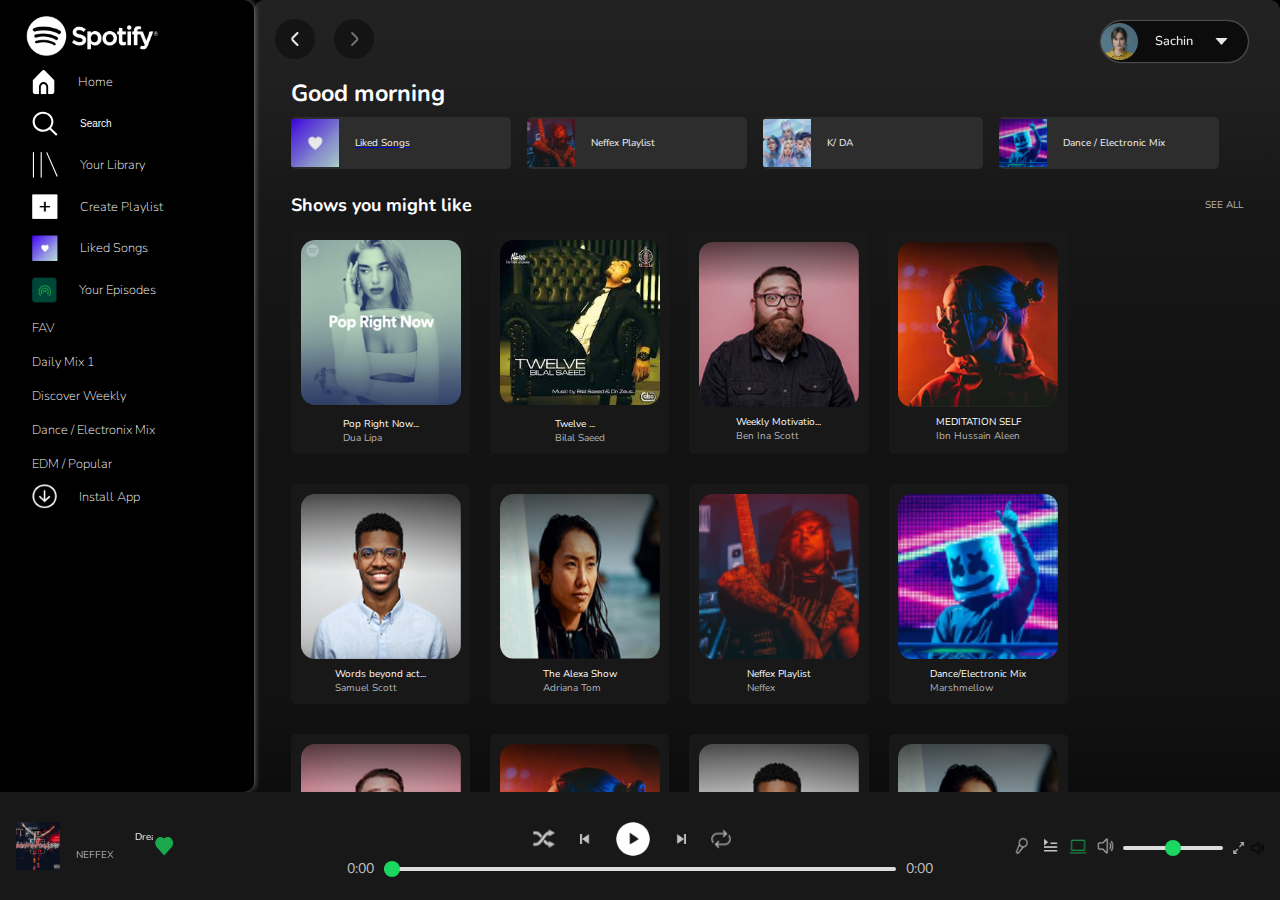
<file: index.html>
<!DOCTYPE html>
<html lang="en">

<head>
    <meta charset="UTF-8">
    <meta name="viewport" content="width=device-width, initial-scale=1.0">
    <title>Spotify Clone</title>
    <!-- CSS -->
    <link rel="stylesheet" href="style.css">
    <!-- Website Icon -->
    <link rel="shortcut icon" href="./assets/spotify-icon.png" type="image/x-icon">
    <!-- Font link -->
    <link rel="preconnect" href="https://fonts.googleapis.com" />
    <link rel="preconnect" href="https://fonts.gstatic.com" crossorigin />
    <link href="https://fonts.googleapis.com/css2?family=Nunito:wght@300;400;700&display=swap" rel="stylesheet" />
    <!-- All Img Paths -->
    <!-- <base href="assets/"> -->
</head>

<body>
    <div class="container">
        <!-- Left Section -->
        <div class="sidebar">
            <!-- Spotify=logo -->
            <img class="logo" id="glogo" src="./assets/Spotify-logo.png" alt="logo">
            <!-- sidebar-content section -->
            <!-- menu-section -->
            <ul class="menu">
                <li id="home">
                    <img src="./assets/home.svg" alt="home">
                    <a href="#">Home</a>
                </li>
                <li>
                    <img src="./assets/search.svg" alt="Search">
                    <a href="#"><input type="text" placeholder="Search" id="Search-bar" /></a>
                </li>
                <li>
                    <img src="./assets/library.svg" alt="Library">
                    <a href="#">Your Library</a>
                </li>

                <li id="list2">
                    <img src="./assets/plus (1).png" alt="plus">
                    <a href="playlist.html">Create Playlist</a>
                </li>
                <li id="list2">
                    <img src="./assets/purpleheart (1).png" alt="purpleheart">
                    <a href="playlist.html">Liked Songs</a>
                </li>
                <li id="list2">
                    <img src="./assets/hotspot (1).png" alt="hotspot">
                    <a href="#">Your Episodes</a>
                </li>
                <!-- list-section -->
                <li id="list3"><a href="#">FAV</a></li>
                <li id="list3"><a href="#">Daily Mix 1</a></li>
                <li id="list3"><a href="#">Discover Weekly</a></li>
                <li id="list3"><a href="#">Dance / Electronix Mix</a></li>
                <li id="list3"><a href="#">EDM / Popular</a></li>
                <!-- install-section -->
                <li id="list4">
                    <img src="./assets/download (1).png" alt="download">
                    <a href="#">Install App</a>
                </li>
            </ul>
        </div>
        <!-- Right-main -->
        <div class="right-main">
            <!-- main-top-header Section -->
            <section id="main-top-header">
                <div class="top-header">
                    <div class="nav-btn">
                        <img id="btn" src="./assets/backward (1).png" style="margin-right: 1rem;" alt="backward">

                        <a href="playlist.html"><img id="btn" src="./assets/forward (1).png" alt="forward"></a>
                    </div>
                    <div class="profile">
                        <img src="./assets/profile.png" alt="profile">
                        <p>Sachin</p>
                        <img id="btn" src="./assets/down (1).png" style="margin-right: 1rem;" alt="down">
                    </div>
                </div>
            </section>

            <!-- greeting section -->
            <section id="greeting">
                <div class="greeting">
                    <h3>Good morning</h3>
                </div>
            </section>

            <!-- t-playlist section-->
            <section id="t-playlist">
                <div class="title-playlist">
                    <div class="playlist">
                        <img style="height: 3rem;" src="./assets/Purple-big (1).png" alt="Purple-big">
                        <a href="play">
                            <div class="col-flex">
                                <p>Liked Songs</p>
                            </div>
                        </a>
                    </div>
                    <div class="playlist">
                        <img style="height: 3rem;" src="./assets/man.png" alt="man">
                        <div class="col-flex">
                            <p>Neffex Playlist</p>
                        </div>
                    </div>
                    <div class="playlist">
                        <img style="height: 3rem;" src="./assets/KDA (2).png" alt="KDA">
                        <div class="col-flex">
                            <p>K/ DA</p>
                        </div>
                    </div>
                    <div class="playlist">
                        <img style="height: 3rem;" src="./assets/marshmellow.png" alt="marshmellow">
                        <div class="col-flex">
                            <p>Dance / Electronic Mix</p>
                        </div>
                    </div>
                </div>

                <!--playlist-albums section  -->
                <section id="playlist-albums">
                    <div class="list-heading">
                        <h4>Shows you might like</h4>
                        <p style="margin-right: 2rem; color: #B3B3B3; font-size: 10px;">SEE ALL</p>
                    </div>
                    <div class="albums">
                        <div class="music-card">
                            <a href="playlist.html"><img src="./assets/dualipa.png" alt="dualipa"></a>
                            <div class="text">
                                <p>Pop Right Now...</p>
                                <p id="muted">Dua Lipa</p>
                            </div>
                        </div>
                        <div class="music-card">
                            <a href="#"><img src="./assets/12number (2).jfif" alt="12number"></a>
                            <div class="text">
                                <p>Twelve ...</p>
                                <p id="muted">Bilal Saeed</p>
                            </div>
                        </div>
                        <div class="music-card">
                            <img src="./assets/rectangle21.png" alt="rectangle21">
                            <div class="text">
                                <p>Weekly Motivatio...</p>
                                <p id="muted">Ben Ina Scott</p>
                            </div>
                        </div>
                        <div class="music-card">
                            <img src="./assets/rectangle22.png" alt="rectangle22">
                            <div class="text">
                                <p>MEDITATION SELF</p>
                                <p id="muted">Ibn Hussain Aleen</p>
                            </div>
                        </div>
                        <div class="music-card">
                            <img src="./assets/rectangle23.png" alt="rectangle23">
                            <div class="text">
                                <p>Words beyond act...</p>
                                <p id="muted">Samuel Scott</p>
                            </div>
                        </div>
                        <div class="music-card">
                            <img src="./assets/rectangle16.png" alt="rectangle16">
                            <div class="text">
                                <p>The Alexa Show</p>
                                <p id="muted">Adriana Tom</p>
                            </div>
                        </div>
                        <div class="music-card">
                            <img src="./assets/man.png" alt="man">
                            <div class="text">
                                <p>Neffex Playlist</p>
                                <p id="muted">Neffex</p>
                            </div>
                        </div>
                        <div class="music-card">
                            <img src="./assets/marshmellow.png" alt="marshmellow">
                            <div class="text">
                                <p>Dance/Electronic Mix</p>
                                <p id="muted">Marshmellow</p>
                            </div>
                        </div>
                        <div class="music-card">
                            <img src="./assets/rectangle21.png" alt="rectangle21">
                            <div class="text">
                                <p>Weekly Motivatio...</p>
                                <p id="muted">Ben Ina Scott</p>
                            </div>
                        </div>
                        <div class="music-card">
                            <img src="./assets/rectangle22.png" alt="rectangle22">
                            <div class="text">
                                <p>MEDITATION SELF</p>
                                <p id="muted">Ibn Hussain Aleen</p>
                            </div>
                        </div>
                        <div class="music-card">
                            <img src="./assets/rectangle23.png" alt="rectangle23">
                            <div class="text">
                                <p>Words beyond act...</p>
                                <p id="muted">Samuel Scott</p>
                            </div>
                        </div>
                        <div class="music-card">
                            <img src="./assets/rectangle16.png" alt="rectangle16">
                            <div class="text">
                                <p>The Alexa Show</p>
                                <p id="muted">Adriana Tom</p>
                            </div>
                        </div>
                    </div>
                </section>
            </section>
            <br>
        </div>
        <!-- Right-main/ -->

        <!-- Footer -->
        <div class="footer-music-player">

            <div class="current-play">
                <img class="music-art" style="height: 3rem;" src="./assets/playing-img.png" alt="playing">
                <div class="col-flex">
                    <marquee behavior="" scrollamount="4">
                        <p style="color: #FFF;">Dreaming On</p>
                    </marquee>
                    <p style="color: #B3B3B3;">NEFFEX</p>
                </div>
                <img id="green_heart" src="./assets/gheart.svg" alt="green_heart">
            </div>

            <div class="player-center">

                <div class="player-controls">
                    <img id="btn" style="height: 1.6rem; margin-right: 1rem;" src="./assets/shuffle (1).png" />
                    <img id="btn" style="height: 1.5rem; margin-right: 1rem;" src="./assets/previous (1).png" />
                    <img id="btn" style="height: 2.5rem; margin-right: 1rem" src="./assets/gridicons_play (1).png" />
                    <img id="btn" style="height: 1.5rem; margin-right: 1rem;" src="./assets/next (1).png" />
                    <img id="btn" style="height: 1.5rem; margin-right: 1rem;" src="./assets/loop (1).png" />
                </div>
                <div class="player-timeline">
                    <span class="current-time">0:00</span>
                    <input type="range" class="timeline-slider" min="0" max="100" step="1" value="0" />
                    <span class="total-time">0:00</span>
                </div>
            </div>

            <div class="volume-controls">
                <img id="btn" src="./assets/microphone (1).png" style="height: 1.3rem; margin-right: 0.3rem;"
                    alt="microphone" />
                <img id="btn" src="./assets/query-queue (1).png"
                    style="height: 1.5rem; width: 1.5rem; margin-top: -0.2rem; margin-right: 0.5rem;"
                    alt="query-queue" />
                <img id="btn" src="./assets/carbon_laptop (1).png" style="height: 1.3rem; margin-right: 0.5rem;"
                    alt="carbon_laptop" />
                <img id="btn" src="./assets/speaker-white.png" style="height: 1.3rem; margin-right: 0.5rem;"
                    alt="speaker-white" />
                <!-- <img src="volume-bar.png" style="height: 1rem; margin-right: 1rem; opacity: 0.8" alt="Fullscreen" /> -->
                <input type="range" class="volume-slider" min="0" max="100" step="1" value="50" />
                <img id="btn" src="./assets/strech-speaker.png"
                    style="height: 1rem; margin-top: 0.3rem; margin-left: 0.5rem;" alt="strech-speaker" />
            </div>
        </div>
        <!-- Footer/ -->
    </div>
</body>

</html>
</file>
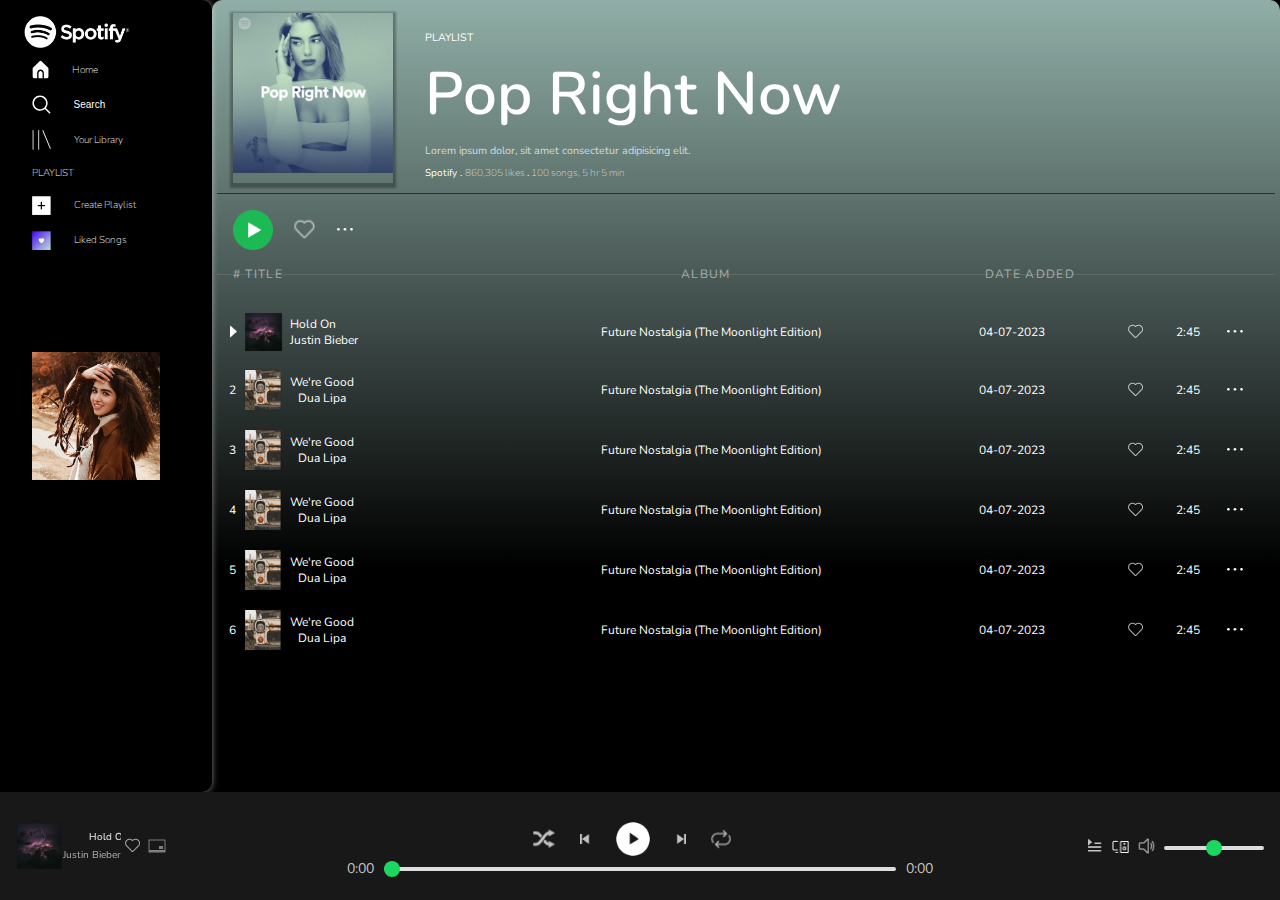
<file: playlist.html>
<!DOCTYPE html>
<html lang="en">

<head>
    <meta charset="UTF-8">
    <meta name="viewport" content="width=device-width, initial-scale=1.0">
    <title>Playlist</title>
    <!-- CSS -->
    <link rel="stylesheet" href="playlist.css">
    <!-- Website Icon -->
    <link rel="shortcut icon" href="./assets/spotify-icon.png" type="image/x-icon">
    <!-- Font link -->
    <link rel="preconnect" href="https://fonts.googleapis.com" />
    <link rel="preconnect" href="https://fonts.gstatic.com" crossorigin />
    <link href="https://fonts.googleapis.com/css2?family=Nunito:wght@300;400;700&display=swap" rel="stylesheet" />
</head>

<body>
    <div class="container">
        <div class="sidebar">
            <!-- Spotify=logo -->
            <img class="logo" id="glogo" src="./assets/Spotify-logo.png" alt="logo">
            <!-- sidebar-content section -->
            <!-- menu-section -->
            <ul class="menu">
                <li id="home">
                    <img src="./assets/home.svg" alt="home">
                    <a href="index.html">Home</a>
                </li>
                <li>
                    <img src="./assets/search.svg" alt="Search">
                    <a href="#"><input type="text" placeholder="Search" id="Search-bar" /></a>
                </li>
                <li>
                    <img src="./assets/library.svg" alt="Library">
                    <a href="#">Your Library</a>
                </li>
                <li class="p-text">PLAYLIST</li>
                <li id="list2">
                    <img src="./assets/plus (1).png" alt="plus">
                    <a href="#">Create Playlist</a>
                </li>
                <li id="list2">
                    <img src="./assets/purpleheart (1).png" alt="purpleheart">
                    <a href="playlist.html">Liked Songs</a>
                </li>

                <br>
            </ul>
            <img id="albumart" src="./assets/albumart.png" alt="albumart">
        </div>
        <div class="right-main">
            <div class="top-banner">
                <div class="pop-img">
                    <img src="./assets/dualipa.png" alt="dualipa" style="width: 10rem; height: 10rem;">
                </div>
                <div class="pop-text">
                    <h6 style="font-weight: 400;">PLAYLIST</h6>
                    <h1 style="font-size: 60px; font-weight: 600;">Pop Right Now</h1>
                    <h6 style="font-style: normal; font-weight: 400; opacity: 0.699999988079071;">Lorem ipsum dolor, sit
                        amet consectetur adipisicing elit.</h6>
                    <span style="font-size: 10px; font-weight: 200;"><b>Spotify . </b><span
                            style="opacity: 0.699999988079071;">860,305 likes </span><b>.</b> <span
                            style="opacity: 0.699999988079071;">100 songs, 5 hr 5 min</span></span>
                </div>
            </div>
            <div class="icons">
                <img id="btn" src="./assets/play (1).png" style="height: 2.5rem;" alt="gplay">
                <img id="btn" src="./assets/heart (1).png" style="height: 2rem;" alt="heart">
                <img id="btn" src="./assets/three-dot.png" style="height: 0.2rem;" alt="three-dot">
            </div>
            <div class="inline-text">
                <div class="border"></div>
                <div class="text">
                    <div class="light-text"># TITLE</div>
                    <div class="light-text" style="margin-left: 9rem;">ALBUM</div>
                    <div class="light-text" style="margin-right: 12.5rem;">DATE ADDED</div>
                </div>
            </div>
            <!--table-list -->
            <div class="table-list">
                <table class="custom-table">
                    <tr>
                        <td>
                            <img src="./assets/playbtn.png" style="margin-left: -0.5rem" alt="playbtn">
                            <img src="./assets/rectangle9.png" style="height: 2.5rem; margin-left: -0.5rem;"
                                alt="SongImage">
                            <div class="songdetails">
                                <div class="songname">Hold On</div>
                                <div class="author">Justin Bieber</div>
                            </div>
                        </td>
                        <td>Future Nostalgia (The Moonlight Edition)</td>
                        <td>04-07-2023</td>
                        <td>
                            <div class="moreMenu">
                                <img src="./assets/heart (1).png" alt="LikeSong">
                                <p>2:45</p>
                                <img class="three-dot" src="./assets/three-dot.png" alt="More-Options">
                            </div>
                        </td>
                    </tr>
                    <tr>
                        <td>
                            <p>2</p>
                            <img src="./assets/list-img.png" alt="SongImage">
                            <div class="songdetails">
                                <div class="songname">We're Good</div>
                                <div class="author">Dua Lipa</div>
                            </div>
                        </td>
                        <td>Future Nostalgia (The Moonlight Edition)</td>
                        <td>04-07-2023</td>
                        <td>
                            <div class="moreMenu">
                                <img src="./assets/heart (1).png" alt="LikeSong">
                                <p>2:45</p>
                                <img class="three-dot" src="./assets/three-dot.png" alt="More-Options">
                            </div>
                        </td>
                    </tr>
                    <tr>
                        <td>
                            <p>3</p>
                            <img src="./assets/list-img.png" alt="SongImage">
                            <div class="songdetails">
                                <div class="songname">We're Good</div>
                                <div class="author">Dua Lipa</div>
                            </div>
                        </td>
                        <td>Future Nostalgia (The Moonlight Edition)</td>
                        <td>04-07-2023</td>
                        <td>
                            <div class="moreMenu">
                                <img src="./assets/heart (1).png" alt="LikeSong">
                                <p>2:45</p>
                                <img class="three-dot" src="./assets/three-dot.png" alt="More-Options">
                            </div>
                        </td>
                    </tr>
                    <tr>
                        <td>
                            <p>4</p>
                            <img src="./assets/list-img.png" alt="SongImage">
                            <div class="songdetails">
                                <div class="songname">We're Good</div>
                                <div class="author">Dua Lipa</div>
                            </div>
                        </td>
                        <td>Future Nostalgia (The Moonlight Edition)</td>
                        <td>04-07-2023</td>
                        <td>
                            <div class="moreMenu">
                                <img src="./assets/heart (1).png" alt="LikeSong">
                                <p>2:45</p>
                                <img class="three-dot" src="./assets/three-dot.png" alt="More-Options">
                            </div>
                        </td>
                    </tr>
                    <tr>
                        <td>
                            <p>5</p>
                            <img src="./assets/list-img.png" alt="SongImage">
                            <div class="songdetails">
                                <div class="songname">We're Good</div>
                                <div class="author">Dua Lipa</div>
                            </div>
                        </td>
                        <td>Future Nostalgia (The Moonlight Edition)</td>
                        <td>04-07-2023</td>
                        <td>
                            <div class="moreMenu">
                                <img src="./assets/heart (1).png" alt="LikeSong">
                                <p>2:45</p>
                                <img class="three-dot" src="./assets/three-dot.png" alt="More-Options">
                            </div>
                        </td>
                    </tr>
                    <tr>
                        <td>
                            <p>6</p>
                            <img src="./assets/list-img.png" alt="SongImage">
                            <div class="songdetails">
                                <div class="songname">We're Good</div>
                                <div class="author">Dua Lipa</div>
                            </div>
                        </td>
                        <td>Future Nostalgia (The Moonlight Edition)</td>
                        <td>04-07-2023</td>
                        <td>
                            <div class="moreMenu">
                                <img src="./assets/heart (1).png" alt="LikeSong">
                                <p>2:45</p>
                                <img class="three-dot" src="./assets/three-dot.png" alt="More-Options">
                            </div>
                        </td>
                    </tr>
                    <tr>
                        <td>
                            <p>7</p>
                            <img src="./assets/list-img.png" alt="SongImage">
                            <div class="songdetails">
                                <div class="songname">We're Good</div>
                                <div class="author">Dua Lipa</div>
                            </div>
                        </td>
                        <td>Future Nostalgia (The Moonlight Edition)</td>
                        <td>04-07-2023</td>
                        <td>
                            <div class="moreMenu">
                                <img src="./assets/heart (1).png" alt="LikeSong">
                                <p>2:45</p>
                                <img class="three-dot" src="./assets/three-dot.png" alt="More-Options">
                            </div>
                        </td>
                    </tr>
                    <tr>
                        <td>
                            <p>8</p>
                            <img src="./assets/list-img.png" alt="SongImage">
                            <div class="songdetails">
                                <div class="songname">We're Good</div>
                                <div class="author">Dua Lipa</div>
                            </div>
                        </td>
                        <td>Future Nostalgia (The Moonlight Edition)</td>
                        <td>04-07-2023</td>
                        <td>
                            <div class="moreMenu">
                                <img src="./assets/heart (1).png" alt="LikeSong">
                                <p>2:45</p>
                                <img class="three-dot" src="./assets/three-dot.png" alt="More-Options">
                            </div>
                        </td>
                    </tr>
                    <br>
                </table>
            </div>

        </div>


        <!-- Footer -->
        <div class="footer-music-player">

            <div class="current-play">
                <img class="music-art" style="height: 3rem;" src="./assets/rectangle9.png" alt="playing">
                <div class="col-flex">
                    <marquee behavior="" scrollamount="4">
                        <p style="color: #FFF;">Hold On</p>
                    </marquee>
                    <p style="color: #B3B3B3;">Justin Bieber</p>
                </div>
                <img id="icon-hover" src="./assets/heart (1).png" alt="heart">
                <img id="icon-hover" src="./assets/pip (1).png" alt="pip">
            </div>

            <div class="player-center">

                <div class="player-controls">
                    <img id="btn" style="height: 1.6rem; margin-right: 1rem;" src="./assets/shuffle (1).png" />
                    <img id="btn" style="height: 1.5rem; margin-right: 1rem;" src="./assets/previous (1).png" />
                    <img id="btn" style="height: 2.5rem; margin-right: 1rem" src="./assets/gridicons_play (1).png" />
                    <img id="btn" style="height: 1.5rem; margin-right: 1rem;" src="./assets/next (1).png" />
                    <img id="btn" style="height: 1.5rem; margin-right: 1rem;" src="./assets/loop (1).png" />
                </div>
                <div class="player-timeline">
                    <span class="current-time">0:00</span>
                    <input type="range" class="timeline-slider" min="0" max="100" step="1" value="0" />
                    <span class="total-time">0:00</span>
                </div>
            </div>

            <div class="volume-controls">
                <img id="btn" src="./assets/query-queue (1).png"
                    style="height: 1.5rem; width: 1.5rem; margin-top: -0.2rem; margin-right: 0.5rem;"
                    alt="query-queue" />
                <img id="btn" src="./assets/idk (1).png"
                    style="height: 0.8rem; margin-top: 0.3rem; margin-right: 0.5rem;" alt="idk" />
                <img id="btn" src="./assets/speaker-white.png" style="height: 1.3rem; margin-right: 0.5rem;"
                    alt="speaker-white" />
                <input type="range" class="volume-slider" min="0" max="100" step="1" value="50" />
            </div>
        </div>
    </div>
</body>

</html>
</file>
<file: style.css>
* {
    margin: 0;
    padding: 0;
    box-sizing: border-box !important;
}

body,
html {
    height: 100%;
    margin: 0rem;
    display: flex !important;
    flex-direction: column !important;
    overflow: hidden !important;
    font-family: "Nunito", sans-serif !important;
    color: white;
    background: black;
}

.container {
    display: flex;
    flex: 1;
    height: 98vh;
    overflow: hidden;
}

/* Sidebar */
.sidebar {
    flex: 0.20;
    position: relative;
    overflow: hidden;
    /* overflow-y: scroll; */
    width: 20%;
    height: 88vh;
    background-color: #000;
    border-radius: 0 10px 10px 0;
    box-shadow: 0 0 6px rgba(255, 255, 255, 0.5);
    font-size: 0.8rem;
    font-weight: 200;
    line-height: normal;
}

.logo {
    position: relative;
    top: 1rem;
    left: 1.6rem;
    height: 2.5rem;
}

input {
    outline: none;
    border: none;
    display: block;
    background: black;
    overflow: visible;
    color: white;
    font-size: 10px;
    width: 6rem;
}

input::placeholder {
    color: white;
    font-weight: 400;
}

.sidebar .menu {
    position: relative;
    width: 100%;
    top: 1rem;
}

.sidebar .menu li a {
    color: white;
    text-decoration: none;
}


.sidebar .menu li {
    padding: 0.5rem 2rem;
    display: flex;
    justify-content: flex-start;
    align-items: center;
    transition: all 0.3s ease;
}

.sidebar .menu li:hover {
    width: 100%;
    height: 2.5rem;
    border-radius: 6px;
    background: #282828;
    cursor: pointer;
}

#list4 {
    margin-top: -0.3rem;
}

.sidebar .menu img {
    height: 1.6rem;
    margin-right: 1.4rem;
}

/* ------------------------------------------------------------------------- */

/* Right main */
.right-main {
    flex: 0.8;
    width: 80vw;
    height: 90vh;
    border-radius: 10px;
    padding: 5px;
    overflow-y: scroll;
    background: linear-gradient(180deg, #222 0%, #1F1F1F 11.64%, #171717 25.66%, #161616 32.94%, #151515 35.98%, #131313 44.89%, #121212 55.22%, #121212 75.34%, #121212 85.45%, rgba(18, 18, 18, 0.00) 125%);
}

.right-main::-webkit-scrollbar {
    display: none;
}

.top-header {
    position: fixed;
    display: flex;
    align-items: center;
    justify-content: space-between;
    opacity: 0.9;
    /* font-size: 10px; */
    font-size: 0.8rem;
    font-weight: 500;
    cursor: pointer;
    margin: 1rem;
    width: 76%;
    height: 40px;
    transition: all 0.5s ease;
}

.top-header #btn:hover {
    scale: 1.1;
    border-radius: 50%;
    /* transition: all 1s ease-in-out 0s; */
    box-shadow: 0px 0px 8px rgb(214, 211, 211);
}

.profile {
    display: flex;
    align-items: center;
    justify-content: space-between;
    width: 147px;
    height: 41px;
    border-radius: 35px;
    background: #0A0A0A;
    color: #FFF;
    box-shadow: 0px 0px 2px rgb(214, 211, 211);
}

.greeting {
    display: flex;
    justify-content: start;
    width: 200px;
    height: 40px;
    margin-left: 2rem;
    margin-top: 4.5rem;
    color: #FFF;
    font-size: 20px;
    font-style: normal;
    font-weight: 600;
    line-height: normal;
}

.title-playlist {
    display: flex;
    flex-wrap: wrap;
    flex-direction: row;
    gap: 1rem;
    margin-left: 2rem;
    margin-right: 1rem;
}

.playlist {
    display: flex;
    align-items: center;
    width: 220px;
    height: 52px;
    border-radius: 5px;
    background: #303030;
    opacity: 0.9;
    cursor: pointer;
    transition: all 0.5s ease;
}

.playlist:hover {
    scale: 1.1;
    /* transition: all 1s ease-in-out 0s; */
    box-shadow: 0px 0px 8px rgb(55, 54, 54);
}

.col-flex p {
    margin-left: 1rem;
    padding-right: 1rem;
    font-size: 10px;
    font-weight: 500;
    color: #FFF;
    text-align: justify;
}

.list-heading {
    display: flex;
    align-items: center;
    justify-content: space-between;
    height: 40px;
    margin-top: 1rem;
    margin-left: 2rem;
    color: #FFF;
    font-size: 18px;
    font-weight: 400;
}

/* Albums */
.albums {
    display: flex;
    flex-wrap: wrap;
    gap: 20px;
    overflow-y: auto;
    margin-left: 2rem;
    margin-right: 1rem;
    font-size: 10px;
}

/* .albums::-webkit-scrollbar {
    display: none;
} */

.music-card img {
    width: 160px;
    height: 165px;
    border-radius: 14px;
    cursor: pointer;
}

.music-card {
    margin-block: 5px;
    display: flex;
    flex-direction: column;
    border-radius: 5px;
    align-items: center;
    justify-content: center;
    transition: all 0.3s ease;
    padding: 0.6rem;
    background: #181818;
}

.music-card:hover {
    scale: 0.9;
    transition: all 0.3s ease-in-out 0s;
    box-shadow: 0px 0px 8px rgb(55, 54, 54);

}

.music-card .text {
    padding-top: 0.5rem;
}

#muted {
    color: #B3B3B3;
}

/* ---------------------------------------------------------------------- */
/* Footer-music-player */
.footer-music-player {
    height: 12vh;
    width: 100%;
    position: fixed;
    display: flex;
    justify-content: space-between;
    align-items: center;
    bottom: 0;
    background-color: #181818;
    transition: all 0.5s ease;
}

#btn:hover {
    scale: 1.1;
    border-radius: 50%;
    /* transition: all 1s ease-in-out 0s; */
    box-shadow: 0px 0px 8px rgb(55, 54, 54);
}

.current-play {
    display: flex;
    flex-wrap: wrap;
    justify-content: flex-start;
    align-items: center;
    opacity: 0.9;
    width: 20vw;
    font-weight: 500;
    cursor: pointer;
    margin-left: 1rem;
    font-size: 10px;
}

#green_heart {
    transition: all 0.5s ease;
}

#green_heart:hover {
    scale: 1.2;
}

.volume-controls {
    width: 20vw;
}

.player-center {
    display: flex;
    flex-direction: column;
    justify-content: center;
    align-items: center;
    width: 40vw;
}

.player-controls {
    display: flex;
    align-items: center;
    margin-top: 5px;
}

.volume-controls {
    display: flex;
    justify-content: flex-end;
    margin-right: 1rem;
}

.player-timeline {
    display: flex;
    align-items: center;
    font-size: 14px;
    color: #C4C4C4;
}

.timeline-slider {
    margin: 0 10px;
    width: 40vw;
    border-radius: 50%;
}

.volume-slider {
    width: 100px;
    height: 4px;
    margin-top: 10px;
    border-radius: 50%;
}

.timeline-slider:hover,
.volume-slider:hover {
    background-color: #1bd760;
}

.timeline-slider,
.volume-slider {
    -webkit-appearance: none;
}

.timeline-slider::-webkit-slider-runnable-track,
.volume-slider::-webkit-slider-runnable-track {
    height: 4px;
    background: #ddd;
    border: none;
    border-radius: 100px;
}

.timeline-slider::-webkit-slider-thumb,
.volume-slider::-webkit-slider-thumb {
    -webkit-appearance: none;
    border: none;
    height: 16px;
    width: 16px;
    border-radius: 50%;
    background: #1bd760;
    margin-top: -6px;
}

.timeline-slider:focus,
.volume-slider:focus {
    outline: none;
}

.timeline-slider:focus::-webkit-slider-runnable-track {
    background: #ccc;
}

/* -------------------------------------------------------------------------- */

/* Media Query */

/* small Devices */
@media (max-width: 320px) {
    .sidebar {
        flex: 0.35;
    }

    .logo {
        height: 1.8rem;
        margin-left: -2.2rem;
    }

    .menu {
        margin-left: -1rem;
    }

    a {
        display: none;
    }

    .right-main {
        flex: 0.80;
    }

    .nav-btn {
        display: none;
    }

    .profile {
        margin-left: 1.5rem;
    }

    .greeting h3 {
        font-size: 15px;
    }

    .music-art,
    #green_heart {
        display: none;
    }

}

@media (max-width: 480px) {
    .sidebar {
        flex: 0.35;
    }

    #list3 {
        display: none;
    }

    .music-art,
    #green_heart {
        display: none;
    }

    .profile {
        margin-right: 3.5rem;
    }

    /* .footer-music-player {
        width: 100%;
        height: 20%;
    } */
}

/* --For Tablet-- */
@media (max-width: 768px) {

    .sidebar {
        flex: 0.35;
        padding-left: 1rem;
    }

    .menu {
        margin-top: 2rem;
    }

    #list4 {
        margin-top: 4rem;
    }

    .music-art,
    #green_heart {
        display: none;
    }

    .profile {
        margin-right: 5rem;
    }

    /* .footer-music-player {
        width: 100%;
        height: 20%;
    } */

}

@media only screen and (max-width: 954px) {
    .sidebar {
        flex: 0.30;
        padding: 0 1rem;
    }

    .menu {
        margin-top: 1rem;
    }

    #list4 {
        margin-top: 1rem;
    }

    .profile {
        margin-right: 6rem;
    }

    /* .footer-music-player {
        width: 100%;
        height: 20%;
    } */


}
</file>
<file: playlist.css>
* {
    margin: 0;
    padding: 0;
    box-sizing: border-box !important;
}

body,
html {
    height: 100%;
    margin: 0rem;
    display: flex !important;
    flex-direction: column !important;
    overflow: hidden !important;
    font-family: "Nunito", sans-serif !important;
    color: white;
    background: black;
}

.container {
    display: flex;
    flex: 1;
    height: 98vh;
    overflow: hidden;
}

/* Sidebar */
.sidebar {
    flex: 0.18;
    position: relative;
    overflow: hidden;
    /* overflow-y: scroll; */
    width: 20%;
    height: 88vh;
    background-color: #000;
    border-radius: 0 10px 10px 0;
    box-shadow: 0 0 6px rgba(255, 255, 255, 0.5);
    font-size: 10px;
    font-weight: 200;
    line-height: normal;
}

.logo {
    position: relative;
    top: 1rem;
    left: 1.5rem;
    height: 2rem;
}

input {
    outline: none;
    border: none;
    display: block;
    background: black;
    overflow: visible;
    color: white;
    font-size: 10px;
    width: 6rem;
}

input::placeholder {
    color: white;
    font-weight: 400;
}

.sidebar .menu {
    position: relative;
    width: 100%;
    top: 1rem;
}

.sidebar .menu li a {
    color: white;
    text-decoration: none;
}

.sidebar .menu li {
    padding: 0.5rem 2rem;
    display: flex;
    justify-content: flex-start;
    align-items: center;
    transition: all 0.3s ease;
}

/* .sidebar .menu li:hover {
    width: 100%;
    height: 2.5rem;
    border-radius: 6px;
    background: #282828;
    cursor: pointer;
} */

.sidebar .menu img {
    height: 1.2rem;
    margin-right: 1.4rem;
}

#albumart {
    margin-top: 6rem;
    margin-left: 2rem;
    height: 8rem;
}

/* ------------------------------------------------------------------------- */

/* Right main */
.right-main {
    flex: 0.9;
    width: 80vw;
    height: 90vh;
    border-radius: 10px;
    padding: 5px;
    background: linear-gradient(180deg, #90AEA7 0%, #000 70%);
}

.top-banner {
    display: flex;
    justify-content: start;
    margin-top: 0.5rem;
}

.pop-img {
    height: 170px;
    margin-left: 1rem;
    box-shadow: 0px 2px 2px 3px rgba(0, 0, 0, 0.30);
}

.pop-text {
    padding-top: 1rem;
    margin-left: 2rem;
    line-height: 1.6;
}

.pop-text h1 {
    font-style: normal;
}

.icons {
    margin-top: 0.5rem;
    display: flex;
    justify-content: flex-start;
    align-items: center;
    padding: 1rem 0;
    border-top: 0.1px solid #2f3130;
}

.icons img {
    padding-left: 1rem;
}

.inline-text {
    position: relative;
    margin-top: 0.5rem;
}

.border {
    border-bottom: 1px solid white;
    opacity: 0.10000000149011612;
}

.text {
    display: flex;
    justify-content: space-between;
    padding-left: 1rem;
    margin-top: -9px;
    color: #FFF;
    font-size: 0.5rem;
    line-height: normal;
    letter-spacing: 0.0825rem;
    opacity: 0.699999988079071;
}

.light-text {
    color: #FFF;
    font-size: 0.75rem;
    font-weight: 400;
    line-height: normal;
    letter-spacing: 0.0825rem;
    opacity: 0.699999988079071;
}

/* Table List */
.table-list {
    width: 100%;
    overflow-x: auto;
    /* Enable horizontal scrolling for small screens if needed */
    overflow-y: scroll;
    height: 47%;
}

.table-list::-webkit-scrollbar {
    display: none;
    /* for Chrome, Safari, and Opera */
}

/* Table Styling */
.custom-table {
    width: 100%;
    border-collapse: collapse;
    /* Remove cell spacing */
}

.custom-table th,
.custom-table td {
    padding: 8px 12px;
}

.custom-table th {
    font-weight: bold;
    text-align: left;
}

.custom-table tr {
    background-color: transparent;
}

.custom-table tr:hover {
    background: #ffffff1c;
    border-radius: 5px;
}

.custom-table tr td {
    color: #FFF;
    font-size: 12px;
    font-style: normal;
    font-weight: 400;
    text-align: center;
}

.custom-table tr :first-child {
    display: flex;
    align-items: center;
    gap: 7px;

}

.moreMenu {
    display: flex;
    justify-content: space-evenly;
    align-items: center;
}

.three-dot {
    height: 0.2rem
}


/* ---------------------------------------------------------------------- */
/* Footer-music-player */
.footer-music-player {
    position: fixed;
    bottom: 0;
    background-color: #181818;
    height: 12vh;
    width: 100vw;
    display: flex;
    justify-content: space-between;
    align-items: center;
    transition: all 0.5s ease;
}

#btn:hover {
    scale: 1.1;
    border-radius: 30%;
    /* transition: all 1s ease-in-out 0s; */
    /* box-shadow: 0px 0px 8px rgb(55, 54, 54); */
}

.current-play {
    display: flex;
    flex-wrap: wrap;
    justify-content: flex-start;
    align-items: center;
    opacity: 0.9;
    width: 20vw;
    font-weight: 500;
    cursor: pointer;
    margin-left: 1rem;
    font-size: 10px;
}

#icon-hover {
    transition: all 0.5s ease;
}

#icon-hover:hover {
    scale: 1.2;
    border-radius: 50%;
}

.volume-controls {
    width: 20vw;
}

.player-center {
    display: flex;
    flex-direction: column;
    justify-content: center;
    align-items: center;
    width: 40vw;
}

.player-controls {
    display: flex;
    align-items: center;
    margin-top: 5px;
}

.volume-controls {
    display: flex;
    justify-content: flex-end;
    margin-right: 1rem;
}

.player-timeline {
    display: flex;
    align-items: center;
    font-size: 14px;
    color: #C4C4C4;
}

.timeline-slider {
    margin: 0 10px;
    width: 40vw;
    border-radius: 50%;
}

.volume-slider {
    width: 100px;
    height: 4px;
    margin-top: 10px;
    border-radius: 50%;
}

.timeline-slider:hover,
.volume-slider:hover {
    background-color: #1bd760;
}

.timeline-slider,
.volume-slider {
    -webkit-appearance: none;
}

.timeline-slider::-webkit-slider-runnable-track,
.volume-slider::-webkit-slider-runnable-track {
    height: 4px;
    background: #ddd;
    border: none;
    border-radius: 100px;
}

.timeline-slider::-webkit-slider-thumb,
.volume-slider::-webkit-slider-thumb {
    -webkit-appearance: none;
    border: none;
    height: 16px;
    width: 16px;
    border-radius: 50%;
    background: #1bd760;
    margin-top: -6px;
}

.timeline-slider:focus,
.volume-slider:focus {
    outline: none;
}

.timeline-slider:focus::-webkit-slider-runnable-track {
    background: #ccc;
}

/* -------------------------------------------------------------------------- */

/* Media Query */

/* small Devices */
@media (max-width: 320px) {
    .sidebar {
        flex: 0.20;
    }

    .logo {
        height: 1.8rem;
        margin-left: -2.2rem;
    }

    .menu {
        margin-left: -1rem;
    }

    a {
        display: none;
    }

    #albumart {
        height: 4rem;
        margin-top: 4rem;
        margin-left: 0.5rem;
    }

    .right-main {
        flex: 0.80;
        overflow-y: auto;
    }

    .top-banner {
        display: flex;
        flex-direction: column;
        justify-content: center;
    }

    .nav-btn {
        display: none;
    }


}

@media (max-width: 480px) {
    .sidebar {
        flex: 0.20;
    }

    .logo {
        height: 1.8rem;
        margin-left: -2.2rem;
    }

    .menu {
        margin-left: -1rem;
    }

    a {
        display: none;
    }

    #albumart {
        height: 4rem;
        margin-top: 4rem;
        margin-left: 0.5rem;
    }

    .right-main {
        flex: 0.80;
        overflow-y: auto;
    }

    .top-banner {
        display: flex;
        flex-direction: column;
        justify-content: start;
    }

    .nav-btn {
        display: none;
    }

    .pop-img {
        width: 170px;
    }

    .pop-text h1 {
        font-size: 3px;
        line-height: 1;
    }

    .icons img {
        height: 1rem;
    }

    .inline-text {
        display: none
    }

}

/* --For Tablet-- */
@media (max-width: 768px) {

    .sidebar {
        flex: 0.35;
        padding-left: 1rem;
    }

    .menu {
        margin-top: 2rem;
    }

    .right-main {
        flex: 0.80;
    }

    .top-banner {
        display: flex;
        justify-content: start;
    }

    .nav-btn {
        display: none;
    }

    .pop-img {
        height: 170px;
    }

    .pop-text {
        font-size: 5px;
    }

    .pop-text h1 {
        line-height: 1;
    }

    .icons img {
        height: 1rem;
    }

    .inline-text {
        display: none
    }

}

@media only screen and (max-width: 954px) {
    .sidebar {
        flex: 0.35;
        padding-left: 1rem;
    }

    .menu {
        margin-top: 2rem;
    }

    .right-main {
        flex: 0.80;
    }

    .top-banner {
        display: flex;
        justify-content: start;
    }

    .nav-btn {
        display: none;
    }

    .pop-img {
        height: 170px;
    }

    .pop-text {
        font-size: 5px;
    }

    .pop-text h1 {
        line-height: 1;
    }

    .icons img {
        height: 1rem;
    }

}
</file>
